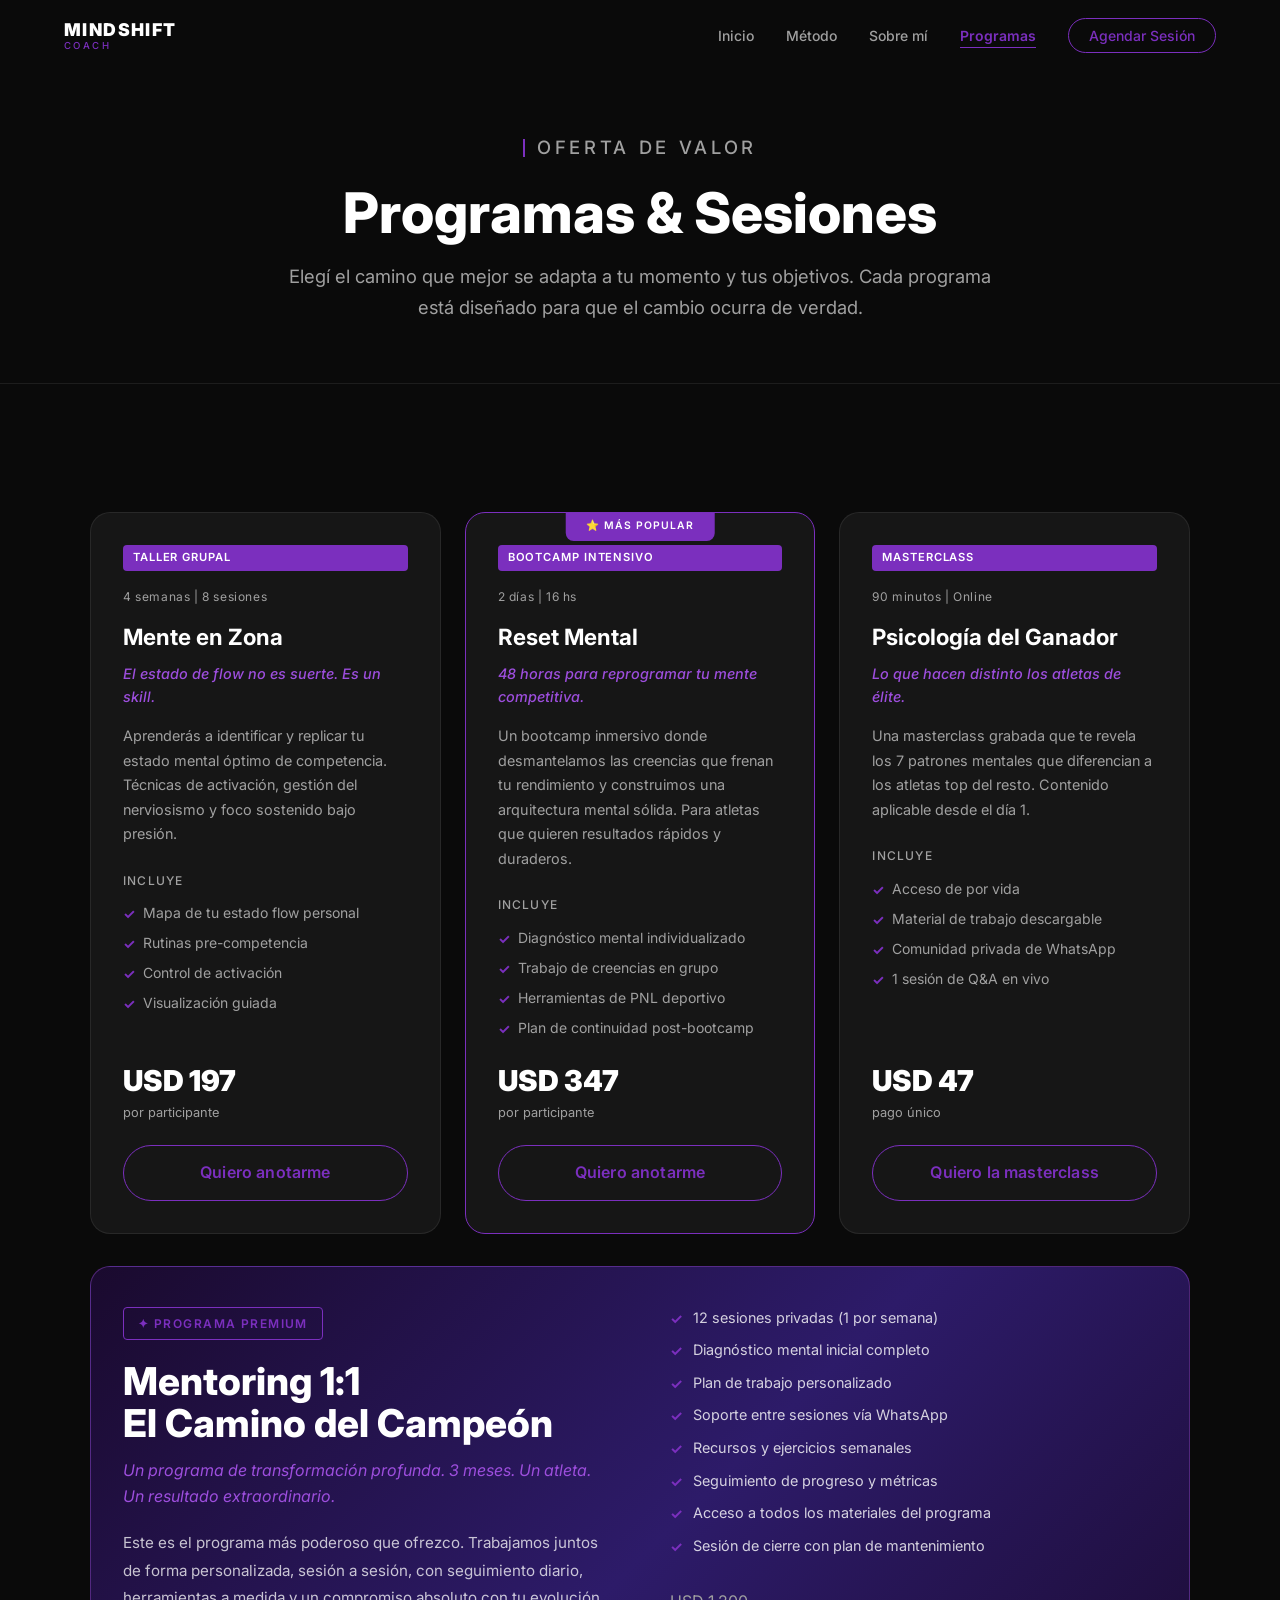
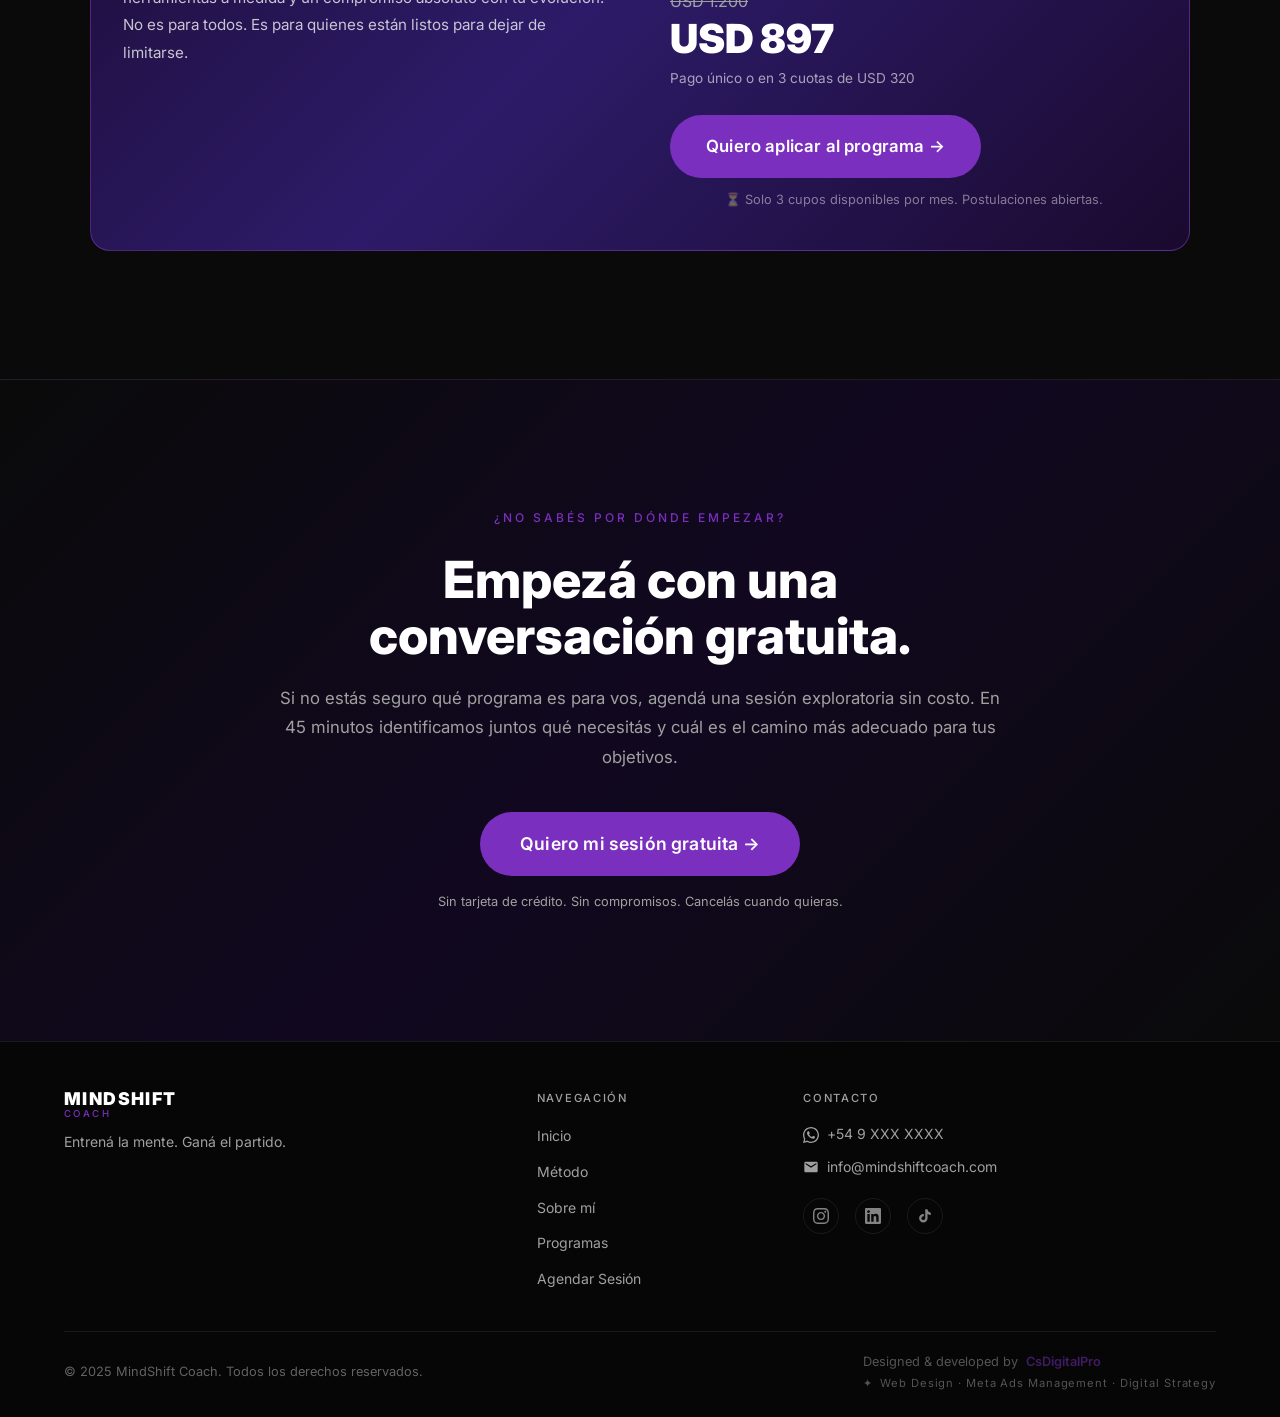
<file: programas.html>
<!DOCTYPE html>
<html lang="es-AR">
<head>
  <meta charset="UTF-8">
  <meta name="viewport" content="width=device-width, initial-scale=1.0">

  <!-- SEO -->
  <title>Programas & Sesiones | MindShift Coach</title>
  <meta name="description" content="Talleres grupales, bootcamps intensivos, masterclasses y mentoring 1:1 de coaching deportivo mental. Elegí el programa que mejor se adapta a tus objetivos.">
  <meta name="keywords" content="programas coaching mental deportivo, taller mente en zona, bootcamp reset mental, mentoring atletismo, psicología deportiva">
  <meta name="author" content="MindShift Coach">
  <meta name="robots" content="index, follow">

  <!-- Open Graph -->
  <meta property="og:type" content="website">
  <meta property="og:url" content="https://csdigitalpro.com/demos/mindshiftcoach/programas.html">
  <meta property="og:title" content="Programas & Sesiones | MindShift Coach">
  <meta property="og:description" content="Talleres, bootcamps y mentoring 1:1 de coaching deportivo mental.">
  <meta property="og:image" content="https://csdigitalpro.com/demos/mindshiftcoach/assets/images/og-image.jpg">
  <meta property="og:locale" content="es_AR">

  <!-- Twitter Card -->
  <meta name="twitter:card" content="summary_large_image">
  <meta name="twitter:title" content="Programas & Sesiones | MindShift Coach">
  <meta name="twitter:description" content="Talleres, bootcamps y mentoring 1:1 de coaching deportivo mental.">

  <!-- Google Fonts — Inter -->
  <link rel="preconnect" href="https://fonts.googleapis.com">
  <link rel="preconnect" href="https://fonts.gstatic.com" crossorigin>
  <link href="https://fonts.googleapis.com/css2?family=Inter:wght@300;400;500;600;700;800;900&display=swap" rel="stylesheet">

  <!-- CSS — mismo orden que index.html -->
  <link rel="stylesheet" href="assets/css/reset.css">
  <link rel="stylesheet" href="assets/css/variables.css">
  <link rel="stylesheet" href="assets/css/animations.css">
  <link rel="stylesheet" href="assets/css/main.css">
</head>

<body>

  <!-- ============================
       NAVBAR (idéntica a index.html)
       ============================ -->
  <nav class="navbar" aria-label="Navegación principal">
    <!-- Logo -->
    <a href="index.html" class="nav-logo" aria-label="MindShift Coach — Inicio">
      <span class="nav-logo-main">MINDSHIFT</span>
      <span class="nav-logo-sub">coach</span>
    </a>

    <!-- Links desktop -->
    <ul class="nav-links" role="list">
      <li><a href="index.html#inicio">Inicio</a></li>
      <li><a href="index.html#metodo">Método</a></li>
      <li><a href="index.html#sobre-mi">Sobre mí</a></li>
      <li><a href="programas.html" class="active" aria-current="page">Programas</a></li>
      <li>
        <!-- PLACEHOLDER: reemplazar href por link de Calendly o WhatsApp -->
        <a href="index.html#agendar" class="nav-cta">Agendar Sesión</a>
      </li>
    </ul>

    <!-- Hamburger (visible solo mobile) -->
    <button
      class="nav-hamburger"
      aria-label="Abrir menú"
      aria-expanded="false"
      aria-controls="mobile-menu"
    >
      <span></span>
      <span></span>
      <span></span>
    </button>
  </nav>

  <!-- Overlay del menú mobile -->
  <div class="nav-overlay" aria-hidden="true"></div>

  <!-- Menú mobile -->
  <nav id="mobile-menu" class="nav-mobile-menu" aria-label="Menú mobile">
    <a href="index.html#inicio">Inicio</a>
    <a href="index.html#metodo">Método</a>
    <a href="index.html#sobre-mi">Sobre mí</a>
    <a href="programas.html">Programas</a>
    <!-- PLACEHOLDER: reemplazar href por link de Calendly o WhatsApp -->
    <a href="index.html#agendar" class="nav-cta-mobile">Agendar Sesión</a>
  </nav>


  <main>

    <!-- ============================
         HEADER DE PÁGINA
         ============================ -->
    <header class="page-header" aria-label="Encabezado de página">
      <div class="page-header-inner">
        <p class="section-label hero-label" style="justify-content: center;">OFERTA DE VALOR</p>
        <h1 class="hero-title" style="font-size: var(--font-size-h1);">
          Programas &amp; Sesiones
        </h1>
        <p>
          Elegí el camino que mejor se adapta a tu momento y tus objetivos. Cada programa está diseñado para que el cambio ocurra de verdad.
        </p>
      </div>
    </header>


    <!-- ============================
         GRILLA DE PROGRAMAS
         ============================ -->
    <section class="programs" aria-label="Listado de programas">
      <div class="programs-inner">

        <!-- Grid de 3 cards -->
        <div class="programs-grid" role="list">

          <!-- ===== CARD 1: TALLER "MENTE EN ZONA" ===== -->
          <article class="program-card animate-on-scroll" role="listitem">
            <span class="program-badge">Taller Grupal</span>
            <p class="program-duration">4 semanas | 8 sesiones</p>
            <h2 class="program-title">Mente en Zona</h2>
            <p class="program-subtitle">El estado de flow no es suerte. Es un skill.</p>
            <p class="program-desc">
              Aprenderás a identificar y replicar tu estado mental óptimo de competencia. Técnicas de activación, gestión del nerviosismo y foco sostenido bajo presión.
            </p>

            <div class="program-includes">
              <h3 style="font-size: var(--font-size-xs); font-weight: var(--font-weight-medium); letter-spacing: 0.1em; text-transform: uppercase; color: var(--color-text-secondary); margin-bottom: 12px;">Incluye</h3>
              <ul>
                <li>Mapa de tu estado flow personal</li>
                <li>Rutinas pre-competencia</li>
                <li>Control de activación</li>
                <li>Visualización guiada</li>
              </ul>
            </div>

            <div class="program-price">
              <span class="program-price-amount">USD 197</span>
              <span class="program-price-note">por participante</span>
            </div>

            <!-- PLACEHOLDER: reemplazar href por link de pago o formulario de inscripción -->
            <a href="#" class="btn btn-outline program-cta" aria-label="Inscribirse en el taller Mente en Zona">
              Quiero anotarme
            </a>
          </article>


          <!-- ===== CARD 2: BOOTCAMP "RESET MENTAL" (DESTACADA) ===== -->
          <article class="program-card is-popular animate-on-scroll stagger-2" role="listitem">
            <span class="program-badge">Bootcamp Intensivo</span>
            <p class="program-duration">2 días | 16 hs</p>
            <h2 class="program-title">Reset Mental</h2>
            <p class="program-subtitle">48 horas para reprogramar tu mente competitiva.</p>
            <p class="program-desc">
              Un bootcamp inmersivo donde desmantelamos las creencias que frenan tu rendimiento y construimos una arquitectura mental sólida. Para atletas que quieren resultados rápidos y duraderos.
            </p>

            <div class="program-includes">
              <h3 style="font-size: var(--font-size-xs); font-weight: var(--font-weight-medium); letter-spacing: 0.1em; text-transform: uppercase; color: var(--color-text-secondary); margin-bottom: 12px;">Incluye</h3>
              <ul>
                <li>Diagnóstico mental individualizado</li>
                <li>Trabajo de creencias en grupo</li>
                <li>Herramientas de PNL deportivo</li>
                <li>Plan de continuidad post-bootcamp</li>
              </ul>
            </div>

            <div class="program-price">
              <span class="program-price-amount">USD 347</span>
              <span class="program-price-note">por participante</span>
            </div>

            <!-- PLACEHOLDER: reemplazar href por link de pago o formulario de inscripción -->
            <a href="#" class="btn btn-outline program-cta" aria-label="Inscribirse en el bootcamp Reset Mental">
              Quiero anotarme
            </a>
          </article>


          <!-- ===== CARD 3: MASTERCLASS "PSICOLOGÍA DEL GANADOR" ===== -->
          <article class="program-card animate-on-scroll stagger-3" role="listitem">
            <span class="program-badge">Masterclass</span>
            <p class="program-duration">90 minutos | Online</p>
            <h2 class="program-title">Psicología del Ganador</h2>
            <p class="program-subtitle">Lo que hacen distinto los atletas de élite.</p>
            <p class="program-desc">
              Una masterclass grabada que te revela los 7 patrones mentales que diferencian a los atletas top del resto. Contenido aplicable desde el día 1.
            </p>

            <div class="program-includes">
              <h3 style="font-size: var(--font-size-xs); font-weight: var(--font-weight-medium); letter-spacing: 0.1em; text-transform: uppercase; color: var(--color-text-secondary); margin-bottom: 12px;">Incluye</h3>
              <ul>
                <li>Acceso de por vida</li>
                <li>Material de trabajo descargable</li>
                <li>Comunidad privada de WhatsApp</li>
                <li>1 sesión de Q&A en vivo</li>
              </ul>
            </div>

            <div class="program-price">
              <span class="program-price-amount">USD 47</span>
              <span class="program-price-note">pago único</span>
            </div>

            <!-- PLACEHOLDER: reemplazar href por link de pago (Gumroad, MercadoPago, Stripe) -->
            <a href="#" class="btn btn-outline program-cta" aria-label="Acceder a la masterclass Psicología del Ganador">
              Quiero la masterclass
            </a>
          </article>

        </div>
        <!-- Fin grid de 3 cards -->


        <!-- ===== CARD GRANDE — MENTORING 1:1 (3 MESES) ===== -->
        <article class="mentoring-card animate-on-scroll" aria-label="Programa Mentoring 1:1 — El Camino del Campeón">
          <div class="mentoring-inner">

            <!-- Columna izquierda: texto descriptivo -->
            <div class="mentoring-col-left">
              <span class="mentoring-badge">✦ PROGRAMA PREMIUM</span>

              <h2 class="mentoring-title">
                Mentoring 1:1<br>El Camino del Campeón
              </h2>

              <p class="mentoring-subtitle">
                Un programa de transformación profunda. 3 meses. Un atleta. Un resultado extraordinario.
              </p>

              <p class="mentoring-desc">
                Este es el programa más poderoso que ofrezco. Trabajamos juntos de forma personalizada, sesión a sesión, con seguimiento diario, herramientas a medida y un compromiso absoluto con tu evolución. No es para todos. Es para quienes están listos para dejar de limitarse.
              </p>
            </div>

            <!-- Columna derecha: beneficios, precio y CTA -->
            <div class="mentoring-col-right">

              <ul class="mentoring-benefits" role="list" aria-label="Qué incluye el programa Mentoring 1:1">
                <li>12 sesiones privadas (1 por semana)</li>
                <li>Diagnóstico mental inicial completo</li>
                <li>Plan de trabajo personalizado</li>
                <li>Soporte entre sesiones vía WhatsApp</li>
                <li>Recursos y ejercicios semanales</li>
                <li>Seguimiento de progreso y métricas</li>
                <li>Acceso a todos los materiales del programa</li>
                <li>Sesión de cierre con plan de mantenimiento</li>
              </ul>

              <div class="mentoring-price">
                <span class="mentoring-price-old">USD 1.200</span>
                <span class="mentoring-price-main">USD 897</span>
                <span class="mentoring-price-installments">Pago único o en 3 cuotas de USD 320</span>
              </div>

              <!-- PLACEHOLDER: reemplazar href por formulario de postulación, Calendly o link de pago -->
              <a
                href="#"
                class="btn btn-primary mentoring-cta"
                aria-label="Aplicar al programa de Mentoring 1:1 El Camino del Campeón"
              >
                Quiero aplicar al programa →
              </a>

              <p class="mentoring-availability">
                ⏳ Solo 3 cupos disponibles por mes. Postulaciones abiertas.
              </p>

            </div>
          </div>
        </article>
        <!-- Fin card mentoring -->

      </div>
    </section>


    <!-- ============================
         CTA — SESIÓN GRATUITA
         ============================ -->
    <section class="cta-section" aria-label="Primera sesión gratuita">
      <div class="cta-inner">

        <span class="cta-label animate-on-scroll">¿NO SABÉS POR DÓNDE EMPEZAR?</span>

        <h2 class="cta-heading animate-on-scroll stagger-1">
          Empezá con una conversación gratuita.
        </h2>

        <p class="cta-description animate-on-scroll stagger-2">
          Si no estás seguro qué programa es para vos, agendá una sesión exploratoria sin costo. En 45 minutos identificamos juntos qué necesitás y cuál es el camino más adecuado para tus objetivos.
        </p>

        <div class="cta-btn-wrap animate-on-scroll stagger-3">
          <!-- PLACEHOLDER: reemplazar href por link de Calendly o wa.me/549XXXXXXXXXX -->
          <a href="index.html#agendar" class="btn btn-primary btn-cta-main" aria-label="Agendar sesión exploratoria gratuita">
            Quiero mi sesión gratuita →
          </a>
        </div>

        <p class="cta-disclaimer animate-on-scroll stagger-4">
          Sin tarjeta de crédito. Sin compromisos. Cancelás cuando quieras.
        </p>

      </div>
    </section>

  </main>


  <!-- ============================
       FOOTER (idéntico a index.html)
       ============================ -->
  <footer class="footer" role="contentinfo">
    <div class="footer-inner">

      <div class="footer-top">

        <!-- Columna 1: Logo + tagline -->
        <div class="footer-col-logo">
          <a href="index.html" class="nav-logo" aria-label="MindShift Coach — Inicio">
            <span class="nav-logo-main">MINDSHIFT</span>
            <span class="nav-logo-sub">coach</span>
          </a>
          <p class="footer-tagline">Entrená la mente. Ganá el partido.</p>
        </div>

        <!-- Columna 2: Navegación -->
        <nav class="footer-col-nav" aria-label="Navegación del footer">
          <span class="footer-col-title">NAVEGACIÓN</span>
          <ul class="footer-links" role="list">
            <li><a href="index.html#inicio">Inicio</a></li>
            <li><a href="index.html#metodo">Método</a></li>
            <li><a href="index.html#sobre-mi">Sobre mí</a></li>
            <li><a href="programas.html" aria-current="page">Programas</a></li>
            <li><a href="index.html#agendar">Agendar Sesión</a></li>
          </ul>
        </nav>

        <!-- Columna 3: Contacto y redes -->
        <div class="footer-col-contact">
          <span class="footer-col-title">CONTACTO</span>

          <div class="footer-contact">
            <!-- PLACEHOLDER: reemplazar por número real de WhatsApp -->
            <a
              href="https://wa.me/549XXXXXXXXXX"
              class="footer-contact-item"
              aria-label="Contactar por WhatsApp"
              target="_blank"
              rel="noopener noreferrer"
            >
              <svg width="16" height="16" viewBox="0 0 24 24" fill="currentColor" aria-hidden="true">
                <path d="M17.472 14.382c-.297-.149-1.758-.867-2.03-.967-.273-.099-.471-.148-.67.15-.197.297-.767.966-.94 1.164-.173.199-.347.223-.644.075-.297-.15-1.255-.463-2.39-1.475-.883-.788-1.48-1.761-1.653-2.059-.173-.297-.018-.458.13-.606.134-.133.298-.347.446-.52.149-.174.198-.298.298-.497.099-.198.05-.371-.025-.52-.075-.149-.669-1.612-.916-2.207-.242-.579-.487-.5-.669-.51-.173-.008-.371-.01-.57-.01-.198 0-.52.074-.792.372-.272.297-1.04 1.016-1.04 2.479 0 1.462 1.065 2.875 1.213 3.074.149.198 2.096 3.2 5.077 4.487.709.306 1.262.489 1.694.625.712.227 1.36.195 1.871.118.571-.085 1.758-.719 2.006-1.413.248-.694.248-1.289.173-1.413-.074-.124-.272-.198-.57-.347z"/>
                <path d="M12 0C5.373 0 0 5.373 0 12c0 2.126.553 4.122 1.522 5.855L.057 23.886l6.218-1.44A11.944 11.944 0 0012 24c6.627 0 12-5.373 12-12S18.627 0 12 0zm0 22c-1.902 0-3.674-.528-5.182-1.443l-.372-.22-3.861.894.925-3.751-.243-.385A9.937 9.937 0 012 12C2 6.477 6.477 2 12 2s10 4.477 10 10-4.477 10-10 10z"/>
              </svg>
              +54 9 XXX XXXX
            </a>

            <!-- PLACEHOLDER: reemplazar por email real del cliente -->
            <a
              href="mailto:info@mindshiftcoach.com"
              class="footer-contact-item"
              aria-label="Enviar email a MindShift Coach"
            >
              <svg width="16" height="16" viewBox="0 0 24 24" fill="currentColor" aria-hidden="true">
                <path d="M20 4H4c-1.1 0-2 .9-2 2v12c0 1.1.9 2 2 2h16c1.1 0 2-.9 2-2V6c0-1.1-.9-2-2-2zm0 4l-8 5-8-5V6l8 5 8-5v2z"/>
              </svg>
              info@mindshiftcoach.com
            </a>
          </div>

          <!-- Redes sociales -->
          <!-- PLACEHOLDER: reemplazar href por links reales de redes del cliente -->
          <div class="footer-social" aria-label="Redes sociales">

            <!-- Instagram -->
            <a
              href="https://instagram.com/mindshiftcoach"
              target="_blank"
              rel="noopener noreferrer"
              aria-label="Instagram de MindShift Coach"
            >
              <svg viewBox="0 0 24 24" xmlns="http://www.w3.org/2000/svg" aria-hidden="true">
                <path d="M12 2.163c3.204 0 3.584.012 4.85.07 3.252.148 4.771 1.691 4.919 4.919.058 1.265.069 1.645.069 4.849 0 3.205-.012 3.584-.069 4.849-.149 3.225-1.664 4.771-4.919 4.919-1.266.058-1.644.07-4.85.07-3.204 0-3.584-.012-4.849-.07-3.26-.149-4.771-1.699-4.919-4.92-.058-1.265-.07-1.644-.07-4.849 0-3.204.013-3.583.07-4.849.149-3.227 1.664-4.771 4.919-4.919 1.266-.057 1.645-.069 4.849-.069zm0-2.163c-3.259 0-3.667.014-4.947.072-4.358.2-6.78 2.618-6.98 6.98-.059 1.281-.073 1.689-.073 4.948 0 3.259.014 3.668.072 4.948.2 4.358 2.618 6.78 6.98 6.98 1.281.058 1.689.072 4.948.072 3.259 0 3.668-.014 4.948-.072 4.354-.2 6.782-2.618 6.979-6.98.059-1.28.073-1.689.073-4.948 0-3.259-.014-3.667-.072-4.947-.196-4.354-2.617-6.78-6.979-6.98-1.281-.059-1.69-.073-4.949-.073zm0 5.838c-3.403 0-6.162 2.759-6.162 6.162s2.759 6.163 6.162 6.163 6.162-2.759 6.162-6.163c0-3.403-2.759-6.162-6.162-6.162zm0 10.162c-2.209 0-4-1.79-4-4 0-2.209 1.791-4 4-4s4 1.791 4 4c0 2.21-1.791 4-4 4zm6.406-11.845c-.796 0-1.441.645-1.441 1.44s.645 1.44 1.441 1.44c.795 0 1.439-.645 1.439-1.44s-.644-1.44-1.439-1.44z"/>
              </svg>
            </a>

            <!-- LinkedIn -->
            <a
              href="https://linkedin.com/in/mindshiftcoach"
              target="_blank"
              rel="noopener noreferrer"
              aria-label="LinkedIn de MindShift Coach"
            >
              <svg viewBox="0 0 24 24" xmlns="http://www.w3.org/2000/svg" aria-hidden="true">
                <path d="M20.447 20.452h-3.554v-5.569c0-1.328-.027-3.037-1.852-3.037-1.853 0-2.136 1.445-2.136 2.939v5.667H9.351V9h3.414v1.561h.046c.477-.9 1.637-1.85 3.37-1.85 3.601 0 4.267 2.37 4.267 5.455v6.286zM5.337 7.433c-1.144 0-2.063-.926-2.063-2.065 0-1.138.92-2.063 2.063-2.063 1.14 0 2.064.925 2.064 2.063 0 1.139-.925 2.065-2.064 2.065zm1.782 13.019H3.555V9h3.564v11.452zM22.225 0H1.771C.792 0 0 .774 0 1.729v20.542C0 23.227.792 24 1.771 24h20.451C23.2 24 24 23.227 24 22.271V1.729C24 .774 23.2 0 22.222 0h.003z"/>
              </svg>
            </a>

            <!-- TikTok -->
            <a
              href="https://tiktok.com/@mindshiftcoach"
              target="_blank"
              rel="noopener noreferrer"
              aria-label="TikTok de MindShift Coach"
            >
              <svg viewBox="0 0 24 24" xmlns="http://www.w3.org/2000/svg" aria-hidden="true">
                <path d="M19.59 6.69a4.83 4.83 0 01-3.77-4.25V2h-3.45v13.67a2.89 2.89 0 01-2.88 2.5 2.89 2.89 0 01-2.89-2.89 2.89 2.89 0 012.89-2.89c.28 0 .54.04.79.1V9.01a6.33 6.33 0 00-.79-.05 6.34 6.34 0 00-6.34 6.34 6.34 6.34 0 006.34 6.34 6.34 6.34 0 006.33-6.34V8.88a8.28 8.28 0 004.84 1.54V7a4.85 4.85 0 01-1.07-.31z"/>
              </svg>
            </a>

          </div>
        </div>

      </div>

      <!-- Línea inferior -->
      <div class="footer-bottom">

        <p class="footer-copyright">
          © 2025 MindShift Coach. Todos los derechos reservados.
        </p>

        <!-- Firma CsDigitalPro -->
        <div class="footer-credit">
          <p class="footer-credit-text">
            Designed &amp; developed by&nbsp;
            <a
              href="https://csdigitalpro.com"
              class="footer-credit-link"
              target="_blank"
              rel="noopener noreferrer"
              aria-label="CsDigitalPro — Web Design y Digital Marketing"
            >CsDigitalPro</a>
          </p>
          <span class="footer-credit-services">✦&nbsp;&nbsp;Web Design · Meta Ads Management · Digital Strategy</span>
        </div>

      </div>
    </div>
  </footer>


  <!-- JavaScript -->
  <script src="assets/js/animations.js"></script>
  <script src="assets/js/main.js"></script>

</body>
</html>
</file>
<file: assets/css/variables.css>
/* =============================================
   VARIABLES.CSS — MindShift Coach
   Custom Properties / Design Tokens
   ============================================= */

:root {
  /* ===== COLORES ===== */
  --color-bg: #0A0A0A;
  --color-bg-secondary: #111111;
  --color-bg-card: #161616;
  --color-text-primary: #FFFFFF;
  --color-text-secondary: #A0A0A0;
  --color-accent: #7B2FBE;
  --color-accent-light: #9D4EDD;
  --color-accent-glow: rgba(123, 47, 190, 0.15);
  --color-border: rgba(255, 255, 255, 0.08);
  --color-border-hover: rgba(123, 47, 190, 0.5);

  /* ===== TIPOGRAFÍA — FAMILIAS ===== */
  --font-heading: 'Inter', -apple-system, BlinkMacSystemFont, 'Segoe UI', sans-serif;
  --font-body: 'Inter', -apple-system, BlinkMacSystemFont, 'Segoe UI', sans-serif;

  /* ===== TIPOGRAFÍA — TAMAÑOS (fluid con clamp) ===== */
  --font-size-hero: clamp(2.8rem, 7vw, 6rem);
  --font-size-h1: clamp(2rem, 5vw, 3.5rem);
  --font-size-h2: clamp(1.5rem, 3.5vw, 2.5rem);
  --font-size-h3: clamp(1.1rem, 2vw, 1.4rem);
  --font-size-body: 1rem;
  --font-size-small: 0.875rem;
  --font-size-xs: 0.75rem;

  /* ===== TIPOGRAFÍA — PESOS ===== */
  --font-weight-light: 300;
  --font-weight-regular: 400;
  --font-weight-medium: 500;
  --font-weight-semibold: 600;
  --font-weight-bold: 700;
  --font-weight-extrabold: 800;
  --font-weight-black: 900;

  /* ===== ESPACIADOS ===== */
  --spacing-section: clamp(80px, 10vw, 140px);
  --spacing-container: clamp(20px, 5vw, 80px);
  --spacing-xs: 8px;
  --spacing-sm: 16px;
  --spacing-md: 24px;
  --spacing-lg: 40px;
  --spacing-xl: 64px;

  /* ===== BORDES ===== */
  --border-radius: 12px;
  --border-radius-lg: 20px;
  --border-radius-full: 9999px;

  /* ===== TRANSICIONES ===== */
  --transition: all 0.3s cubic-bezier(0.4, 0, 0.2, 1);
  --transition-fast: all 0.15s cubic-bezier(0.4, 0, 0.2, 1);
  --transition-slow: all 0.5s cubic-bezier(0.4, 0, 0.2, 1);

  /* ===== SOMBRAS ===== */
  --shadow-purple: 0 0 40px rgba(123, 47, 190, 0.2);
  --shadow-purple-strong: 0 0 60px rgba(123, 47, 190, 0.35);
  --shadow-card: 0 4px 24px rgba(0, 0, 0, 0.3);

  /* ===== LAYOUT ===== */
  --max-width: 1280px;
  --nav-height: 72px;
  --container-padding: clamp(20px, 5vw, 80px);

  /* ===== Z-INDEX ===== */
  --z-nav: 1000;
  --z-overlay: 900;
  --z-modal: 1100;
}
</file>
<file: assets/css/animations.css>
/* =============================================
   ANIMATIONS.CSS — MindShift Coach
   Keyframes y clases de animación reutilizables
   ============================================= */

/* ===== KEYFRAMES ===== */

@keyframes fadeInUp {
  from {
    opacity: 0;
    transform: translateY(30px);
  }
  to {
    opacity: 1;
    transform: translateY(0);
  }
}

@keyframes fadeIn {
  from { opacity: 0; }
  to   { opacity: 1; }
}

@keyframes fadeInScale {
  from {
    opacity: 0;
    transform: scale(0.95);
  }
  to {
    opacity: 1;
    transform: scale(1);
  }
}

@keyframes slideInLeft {
  from {
    opacity: 0;
    transform: translateX(-40px);
  }
  to {
    opacity: 1;
    transform: translateX(0);
  }
}

@keyframes slideInRight {
  from {
    opacity: 0;
    transform: translateX(40px);
  }
  to {
    opacity: 1;
    transform: translateX(0);
  }
}

@keyframes pulse {
  0%, 100% {
    transform: scale(1);
    box-shadow: 0 0 0 rgba(123, 47, 190, 0);
  }
  50% {
    transform: scale(1.03);
    box-shadow: 0 0 30px rgba(123, 47, 190, 0.4);
  }
}

@keyframes blink {
  0%, 50%  { opacity: 1; }
  51%, 100% { opacity: 0; }
}

@keyframes shimmer {
  0%   { background-position: -200% center; }
  100% { background-position: 200% center; }
}

@keyframes rotateIn {
  from {
    opacity: 0;
    transform: rotate(-5deg) scale(0.95);
  }
  to {
    opacity: 1;
    transform: rotate(0deg) scale(1);
  }
}

@keyframes borderGlow {
  0%, 100% { border-color: rgba(123, 47, 190, 0.3); }
  50%       { border-color: rgba(123, 47, 190, 0.8); }
}

@keyframes floatY {
  0%, 100% { transform: translateY(0px); }
  50%       { transform: translateY(-8px); }
}

/* ===== CLASES DE ANIMACIÓN — HERO (entrada de página) ===== */

.hero-label {
  opacity: 0;
  animation: fadeInUp 0.7s cubic-bezier(0.4, 0, 0.2, 1) 0.2s forwards;
}

.hero-title {
  opacity: 0;
  animation: fadeInUp 0.7s cubic-bezier(0.4, 0, 0.2, 1) 0.4s forwards;
}

.hero-subtitle {
  opacity: 0;
  animation: fadeInUp 0.7s cubic-bezier(0.4, 0, 0.2, 1) 0.6s forwards;
}

.hero-ctas {
  opacity: 0;
  animation: fadeInUp 0.7s cubic-bezier(0.4, 0, 0.2, 1) 0.8s forwards;
}

.hero-image {
  opacity: 0;
  animation: fadeInScale 0.9s cubic-bezier(0.4, 0, 0.2, 1) 0.3s forwards;
}

/* ===== CLASES BASE PARA INTERSECTION OBSERVER ===== */

.animate-on-scroll {
  opacity: 0;
  transform: translateY(30px);
  transition: opacity 0.7s ease, transform 0.7s ease;
}

.animate-on-scroll.is-visible {
  opacity: 1;
  transform: translateY(0);
}

/* Variante: deslizar desde la izquierda */
.animate-slide-left {
  opacity: 0;
  transform: translateX(-40px);
  transition: opacity 0.7s ease, transform 0.7s ease;
}

.animate-slide-left.is-visible {
  opacity: 1;
  transform: translateX(0);
}

/* Variante: deslizar desde la derecha */
.animate-slide-right {
  opacity: 0;
  transform: translateX(40px);
  transition: opacity 0.7s ease, transform 0.7s ease;
}

.animate-slide-right.is-visible {
  opacity: 1;
  transform: translateX(0);
}

/* Variante: solo fadeIn (sin movimiento) */
.animate-fade {
  opacity: 0;
  transition: opacity 0.9s ease;
}

.animate-fade.is-visible {
  opacity: 1;
}

/* ===== STAGGER DELAYS ===== */

.stagger-1 { transition-delay: 0.1s; }
.stagger-2 { transition-delay: 0.2s; }
.stagger-3 { transition-delay: 0.3s; }
.stagger-4 { transition-delay: 0.4s; }
.stagger-5 { transition-delay: 0.5s; }
.stagger-6 { transition-delay: 0.6s; }

/* ===== PULSE — CTA BUTTON ===== */

.pulse-animation {
  animation: pulse 3s ease-in-out infinite;
}

/* ===== CURSOR PARPADEANTE TYPEWRITER ===== */

.cursor {
  display: inline-block;
  width: 3px;
  height: 1em;
  background-color: var(--color-accent-light);
  margin-left: 3px;
  vertical-align: text-bottom;
  animation: blink 1s step-end infinite;
}

/* ===== HOVER LIFT — Cards ===== */

.hover-lift {
  transition: var(--transition);
}

.hover-lift:hover {
  transform: translateY(-4px);
}

/* ===== GLOW BORDER — animado ===== */

.glow-border {
  animation: borderGlow 2s ease-in-out infinite;
}
</file>
<file: assets/css/main.css>
/* =============================================
   MAIN.CSS — MindShift Coach
   Estilos principales — Mobile First
   Orden: Base → Layout → Navbar → Hero → Secciones → Footer → Responsive
   ============================================= */


/* ===== BASE ===== */

body {
  font-family: var(--font-body);
  font-size: var(--font-size-body);
  font-weight: var(--font-weight-regular);
  line-height: 1.6;
  color: var(--color-text-primary);
  background-color: var(--color-bg);
}

/* Contenedor principal */
.container {
  width: 100%;
  max-width: var(--max-width);
  margin: 0 auto;
  padding: 0 var(--container-padding);
}

/* Label de sección (etiqueta superior pequeña) */
.section-label {
  display: inline-flex;
  align-items: center;
  gap: 12px;
  font-size: var(--font-size-xs);
  font-weight: var(--font-weight-medium);
  letter-spacing: 0.2em;
  text-transform: uppercase;
  color: var(--color-accent);
  margin-bottom: 20px;
}

.section-label::before {
  content: '';
  display: block;
  width: 2px;
  height: 18px;
  background-color: var(--color-accent);
  flex-shrink: 0;
}

/* Heading de sección */
.section-heading {
  font-family: var(--font-heading);
  font-size: var(--font-size-h2);
  font-weight: var(--font-weight-extrabold);
  color: var(--color-text-primary);
  line-height: 1.15;
  margin-bottom: 12px;
}

.section-subheading {
  font-size: clamp(1rem, 1.5vw, 1.15rem);
  color: var(--color-text-secondary);
  line-height: 1.7;
  margin-bottom: 48px;
  max-width: 640px;
}

/* Botones */
.btn {
  display: inline-flex;
  align-items: center;
  justify-content: center;
  gap: 8px;
  padding: 14px 32px;
  border-radius: var(--border-radius-full);
  font-size: 1rem;
  font-weight: var(--font-weight-semibold);
  letter-spacing: 0.01em;
  cursor: pointer;
  transition: var(--transition);
  text-decoration: none;
  white-space: nowrap;
}

.btn-primary {
  background-color: var(--color-accent);
  color: #fff;
  border: none;
}

.btn-primary:hover {
  background-color: var(--color-accent-light);
  transform: translateY(-2px);
  box-shadow: var(--shadow-purple);
}

.btn-outline {
  background-color: transparent;
  color: var(--color-accent);
  border: 1px solid var(--color-accent);
}

.btn-outline:hover {
  background-color: var(--color-accent);
  color: #fff;
  transform: translateY(-2px);
}

.btn-ghost {
  background-color: transparent;
  color: var(--color-text-secondary);
  border: none;
  padding-left: 0;
  padding-right: 0;
}

.btn-ghost:hover {
  color: var(--color-text-primary);
}


/* ===== NAVBAR ===== */

.navbar {
  position: fixed;
  top: 0;
  left: 0;
  width: 100%;
  z-index: var(--z-nav);
  padding: 0 var(--container-padding);
  height: var(--nav-height);
  display: flex;
  align-items: center;
  justify-content: space-between;
  transition: background-color 0.4s ease, backdrop-filter 0.4s ease, box-shadow 0.4s ease;
}

.navbar.scrolled {
  background-color: rgba(10, 10, 10, 0.95);
  backdrop-filter: blur(20px);
  -webkit-backdrop-filter: blur(20px);
  box-shadow: 0 1px 0 var(--color-border);
}

/* Logo */
.nav-logo {
  display: flex;
  flex-direction: column;
  line-height: 1;
  gap: 2px;
  text-decoration: none;
}

.nav-logo-main {
  font-size: 1.1rem;
  font-weight: var(--font-weight-black);
  letter-spacing: 0.08em;
  color: var(--color-text-primary);
  text-transform: uppercase;
}

.nav-logo-sub {
  font-size: 0.6rem;
  font-weight: var(--font-weight-medium);
  letter-spacing: 0.25em;
  color: var(--color-accent);
  text-transform: uppercase;
}

/* Nav links desktop */
.nav-links {
  display: none;
  align-items: center;
  gap: 32px;
  list-style: none;
}

.nav-links a {
  font-size: var(--font-size-small);
  font-weight: var(--font-weight-medium);
  color: var(--color-text-secondary);
  text-decoration: none;
  transition: var(--transition);
  position: relative;
}

.nav-links a::after {
  content: '';
  position: absolute;
  bottom: -4px;
  left: 0;
  width: 0;
  height: 1px;
  background-color: var(--color-accent);
  transition: width 0.3s ease;
}

.nav-links a:hover,
.nav-links a.active {
  color: var(--color-text-primary);
}

.nav-links a:hover::after,
.nav-links a.active::after {
  width: 100%;
}

.nav-links a.active {
  color: var(--color-accent);
  font-weight: var(--font-weight-semibold);
}

/* Botón CTA del nav */
.nav-cta {
  font-size: var(--font-size-small);
  font-weight: var(--font-weight-medium);
  color: var(--color-accent) !important;
  border: 1px solid var(--color-accent) !important;
  border-radius: var(--border-radius-full) !important;
  padding: 8px 20px !important;
  transition: var(--transition) !important;
}

.nav-cta::after {
  display: none !important;
}

.nav-cta:hover {
  background-color: var(--color-accent) !important;
  color: #fff !important;
}

/* Hamburger button */
.nav-hamburger {
  display: flex;
  flex-direction: column;
  justify-content: center;
  gap: 6px;
  width: 40px;
  height: 40px;
  cursor: pointer;
  background: none;
  border: none;
  padding: 4px;
  z-index: calc(var(--z-nav) + 10);
}

.nav-hamburger span {
  display: block;
  width: 24px;
  height: 2px;
  background-color: var(--color-text-primary);
  border-radius: 2px;
  transition: var(--transition);
  transform-origin: center;
}

/* Estado activo del hamburger → X */
.nav-hamburger.active span:nth-child(1) {
  transform: translateY(8px) rotate(45deg);
}

.nav-hamburger.active span:nth-child(2) {
  opacity: 0;
  transform: scaleX(0);
}

.nav-hamburger.active span:nth-child(3) {
  transform: translateY(-8px) rotate(-45deg);
}

/* Menú mobile */
.nav-mobile-menu {
  position: fixed;
  top: 0;
  left: 0;
  width: 100%;
  height: 100vh;
  background-color: var(--color-bg);
  z-index: calc(var(--z-nav) - 1);
  display: flex;
  flex-direction: column;
  align-items: center;
  justify-content: center;
  gap: 32px;
  opacity: 0;
  visibility: hidden;
  transform: translateY(-20px);
  transition: opacity 0.3s ease, visibility 0.3s ease, transform 0.3s ease;
}

.nav-mobile-menu.active {
  opacity: 1;
  visibility: visible;
  transform: translateY(0);
}

.nav-mobile-menu a {
  font-size: 1.5rem;
  font-weight: var(--font-weight-bold);
  color: var(--color-text-secondary);
  text-decoration: none;
  transition: var(--transition);
  letter-spacing: 0.02em;
}

.nav-mobile-menu a:hover {
  color: var(--color-accent-light);
}

.nav-mobile-menu .nav-cta-mobile {
  margin-top: 8px;
  padding: 14px 36px !important;
  border: 1px solid var(--color-accent);
  border-radius: var(--border-radius-full);
  color: var(--color-accent) !important;
  font-size: 1rem !important;
  transition: var(--transition);
}

.nav-mobile-menu .nav-cta-mobile:hover {
  background-color: var(--color-accent);
  color: #fff !important;
}

/* Overlay oscuro del menú mobile */
.nav-overlay {
  display: none;
  position: fixed;
  inset: 0;
  background-color: rgba(0, 0, 0, 0.7);
  z-index: calc(var(--z-nav) - 2);
  backdrop-filter: blur(4px);
}

.nav-overlay.active {
  display: block;
}


/* ===== HERO ===== */

.hero {
  min-height: 100vh;
  background-color: var(--color-bg);
  display: flex;
  align-items: center;
  padding-top: var(--nav-height);
  position: relative;
  overflow: hidden;
}

/* Fondo decorativo sutil */
.hero::before {
  content: '';
  position: absolute;
  top: -200px;
  right: -100px;
  width: 600px;
  height: 600px;
  background: radial-gradient(circle, rgba(123, 47, 190, 0.08) 0%, transparent 70%);
  pointer-events: none;
}

.hero-inner {
  width: 100%;
  max-width: var(--max-width);
  margin: 0 auto;
  padding: 60px var(--container-padding);
  display: flex;
  flex-direction: column-reverse;
  gap: 48px;
  align-items: center;
}

/* Texto hero */
.hero-content {
  flex: 1;
  width: 100%;
}

.hero-label-wrap {
  display: inline-flex;
  align-items: center;
  gap: 12px;
  font-size: var(--font-size-xs);
  font-weight: var(--font-weight-medium);
  letter-spacing: 0.2em;
  text-transform: uppercase;
  color: var(--color-accent);
  margin-bottom: 24px;
  border-left: 2px solid var(--color-accent);
  padding-left: 12px;
}

.hero-title {
  font-family: var(--font-heading);
  font-size: var(--font-size-hero);
  font-weight: var(--font-weight-extrabold);
  line-height: 1.05;
  color: var(--color-text-primary);
  margin-bottom: 24px;
}

.hero-title .typewriter-line {
  display: block;
  color: var(--color-accent-light);
  min-height: 1.1em;
  font-weight: var(--font-weight-black);
}

.hero-description {
  font-size: clamp(1rem, 1.5vw, 1.2rem);
  color: var(--color-text-secondary);
  line-height: 1.75;
  margin-bottom: 40px;
  max-width: 540px;
}

.hero-buttons {
  display: flex;
  flex-direction: column;
  gap: 16px;
  width: 100%;
}

.hero-buttons .btn {
  width: 100%;
  justify-content: center;
}

/* Imagen hero */
.hero-image-wrap {
  width: 100%;
  max-width: 340px;
  position: relative;
  flex-shrink: 0;
}

.hero-img {
  width: 100%;
  height: 55vw;
  max-height: 340px;
  object-fit: cover;
  object-position: top center;
  border-radius: 12px;
  filter: grayscale(100%);
  position: relative;
  z-index: 1;
}

.hero-image-overlay {
  position: absolute;
  inset: 0;
  background: var(--color-accent-glow);
  border-radius: 12px;
  z-index: 2;
  pointer-events: none;
}


/* ===== MANIFIESTO / QUOTE ===== */

.manifesto {
  background-color: var(--color-bg-secondary);
  padding: var(--spacing-section) var(--container-padding);
}

.manifesto-inner {
  max-width: 900px;
  margin: 0 auto;
  text-align: center;
}

.manifesto-quote-mark {
  font-family: Georgia, 'Times New Roman', serif;
  font-size: 8rem;
  line-height: 0;
  color: var(--color-accent);
  opacity: 0.3;
  margin-bottom: -20px;
  display: block;
  margin-top: 20px;
}

.manifesto-text {
  font-size: clamp(1.6rem, 3.5vw, 2.8rem);
  font-weight: var(--font-weight-light);
  color: var(--color-text-primary);
  line-height: 1.4;
  font-style: italic;
  letter-spacing: -0.01em;
}

.manifesto-text .accent {
  color: var(--color-accent-light);
  font-weight: var(--font-weight-semibold);
  font-style: normal;
}

/* Clase para la animación palabra por palabra */
.manifesto-text .word {
  display: inline-block;
  opacity: 0;
  transform: translateY(8px);
  transition: opacity 0.4s ease, transform 0.4s ease;
}

.manifesto-text .word.revealed {
  opacity: 1;
  transform: translateY(0);
}

.manifesto-divider {
  width: 60px;
  height: 1px;
  background-color: var(--color-border);
  margin: 32px auto;
}

.manifesto-author {
  font-size: var(--font-size-small);
  color: var(--color-text-secondary);
  letter-spacing: 0.1em;
  text-transform: uppercase;
  font-weight: var(--font-weight-medium);
}


/* ===== SOBRE EL COACH ===== */

.about {
  background-color: var(--color-bg);
  padding: var(--spacing-section) var(--container-padding);
}

.about-inner {
  max-width: var(--max-width);
  margin: 0 auto;
  display: flex;
  flex-direction: column;
  gap: 56px;
  align-items: center;
}

/* Imagen about */
.about-image-wrap {
  width: 100%;
  max-width: 480px;
  position: relative;
}

.about-image-deco {
  position: absolute;
  top: -20px;
  left: -20px;
  width: calc(100% - 20px);
  height: calc(100% - 20px);
  border: 1px solid var(--color-accent);
  border-radius: var(--border-radius-lg);
  pointer-events: none;
  opacity: 0.5;
}

.about-img {
  width: 100%;
  aspect-ratio: 4 / 5;
  object-fit: cover;
  object-position: top center;
  border-radius: var(--border-radius-lg);
  filter: grayscale(100%);
  position: relative;
  z-index: 1;
}

/* Contenido about */
.about-content {
  width: 100%;
}

.about-bio {
  color: var(--color-text-secondary);
  line-height: 1.8;
  font-size: clamp(0.95rem, 1.5vw, 1.05rem);
  margin-bottom: 40px;
}

/* Stats */
.about-stats {
  display: flex;
  gap: 0;
  margin-top: 40px;
  margin-bottom: 40px;
  border-top: 1px solid var(--color-border);
  padding-top: 32px;
  overflow-x: auto;
}

.stat-item {
  flex: 1;
  min-width: 100px;
  padding: 0 24px;
  text-align: center;
  position: relative;
}

.stat-item:first-child {
  padding-left: 0;
  text-align: left;
}

.stat-item:not(:last-child)::after {
  content: '';
  position: absolute;
  right: 0;
  top: 10%;
  height: 80%;
  width: 1px;
  background-color: var(--color-border);
}

.stat-number {
  display: block;
  font-size: 2.5rem;
  font-weight: var(--font-weight-black);
  color: var(--color-accent);
  line-height: 1;
  margin-bottom: 6px;
  font-variant-numeric: tabular-nums;
}

.stat-label {
  font-size: var(--font-size-xs);
  color: var(--color-text-secondary);
  text-transform: uppercase;
  letter-spacing: 0.1em;
  font-weight: var(--font-weight-medium);
}

/* CTA texto about */
.about-cta-link {
  display: inline-flex;
  align-items: center;
  gap: 8px;
  color: var(--color-accent);
  font-weight: var(--font-weight-medium);
  font-size: 1rem;
  text-decoration: none;
  transition: var(--transition);
  margin-top: 32px;
}

.about-cta-link:hover {
  gap: 14px;
  color: var(--color-accent-light);
}


/* ===== EL MÉTODO ===== */

.method {
  background-color: var(--color-bg-secondary);
  padding: var(--spacing-section) var(--container-padding);
}

.method-inner {
  max-width: var(--max-width);
  margin: 0 auto;
}

.method-header {
  margin-bottom: 56px;
}

.method-grid {
  display: grid;
  grid-template-columns: 1fr;
  gap: 24px;
}

/* Card del método */
.method-card {
  background-color: var(--color-bg-card);
  border: 1px solid var(--color-border);
  border-radius: var(--border-radius-lg);
  padding: 36px;
  transition: var(--transition);
  cursor: default;
}

.method-card:hover {
  border-color: var(--color-border-hover);
  box-shadow: var(--shadow-purple);
  transform: translateY(-4px);
}

.method-card-number {
  font-size: 5rem;
  font-weight: var(--font-weight-black);
  color: var(--color-accent);
  opacity: 0.2;
  line-height: 1;
  margin-bottom: -10px;
  font-variant-numeric: tabular-nums;
}

.method-card-title {
  font-size: 1.3rem;
  font-weight: var(--font-weight-bold);
  color: var(--color-text-primary);
  margin-bottom: 12px;
  margin-top: 16px;
}

.method-card-desc {
  color: var(--color-text-secondary);
  line-height: 1.7;
  font-size: 0.95rem;
}


/* ===== STORYTELLING / VIDEO ===== */

.story {
  background-color: var(--color-bg);
  padding: var(--spacing-section) var(--container-padding);
}

.story-inner {
  max-width: 1000px;
  margin: 0 auto;
}

.story-video-wrap {
  position: relative;
  width: 100%;
  height: 300px;
  border-radius: var(--border-radius-lg);
  overflow: hidden;
}

.story-poster {
  width: 100%;
  height: 100%;
  object-fit: cover;
  filter: brightness(0.6);
}

.story-overlay {
  position: absolute;
  inset: 0;
  background: rgba(0, 0, 0, 0.5);
  display: flex;
  flex-direction: column;
  align-items: center;
  justify-content: center;
  gap: 24px;
  padding: 24px;
  text-align: center;
}

.story-label {
  font-size: var(--font-size-xs);
  font-weight: var(--font-weight-medium);
  letter-spacing: 0.25em;
  text-transform: uppercase;
  color: var(--color-accent);
}

.story-quote {
  font-size: clamp(1.1rem, 2.5vw, 2rem);
  font-weight: var(--font-weight-semibold);
  color: var(--color-text-primary);
  line-height: 1.4;
  max-width: 700px;
}

/* Botón play */
.play-btn {
  width: 72px;
  height: 72px;
  border-radius: 50%;
  border: 2px solid rgba(255, 255, 255, 0.7);
  background: rgba(255, 255, 255, 0.08);
  backdrop-filter: blur(10px);
  -webkit-backdrop-filter: blur(10px);
  display: flex;
  align-items: center;
  justify-content: center;
  cursor: pointer;
  transition: var(--transition);
  flex-shrink: 0;
  order: -1;
}

.play-btn svg {
  width: 28px;
  height: 28px;
  fill: white;
  margin-left: 4px; /* compensar triángulo visualmente centrado */
}

.play-btn:hover {
  transform: scale(1.1);
  background: rgba(123, 47, 190, 0.3);
  border-color: var(--color-accent);
}

.play-btn.clicked {
  background: rgba(123, 47, 190, 0.5);
  border-color: var(--color-accent-light);
  transform: scale(0.95);
}


/* ===== TESTIMONIOS ===== */

.testimonials {
  background-color: var(--color-bg-secondary);
  padding: var(--spacing-section) var(--container-padding);
}

.testimonials-inner {
  max-width: var(--max-width);
  margin: 0 auto;
}

.testimonials-grid {
  display: grid;
  grid-template-columns: 1fr;
  gap: 24px;
}

/* Card de testimonio */
.testimonial-card {
  background-color: var(--color-bg-card);
  border: 1px solid var(--color-border);
  border-radius: var(--border-radius-lg);
  padding: 28px;
  transition: var(--transition);
}

.testimonial-card:hover {
  border-color: var(--color-border-hover);
}

.testimonial-header {
  display: flex;
  align-items: center;
  gap: 14px;
  margin-bottom: 20px;
}

.testimonial-avatar {
  width: 48px;
  height: 48px;
  border-radius: 50%;
  background-color: var(--color-accent);
  display: flex;
  align-items: center;
  justify-content: center;
  font-size: 1.1rem;
  font-weight: var(--font-weight-bold);
  color: white;
  flex-shrink: 0;
  text-transform: uppercase;
}

.testimonial-meta {}

.testimonial-name {
  font-size: 0.95rem;
  font-weight: var(--font-weight-semibold);
  color: var(--color-text-primary);
  margin-bottom: 2px;
}

.testimonial-sport {
  font-size: var(--font-size-xs);
  color: var(--color-text-secondary);
}

.testimonial-stars {
  color: var(--color-accent);
  font-size: 0.85rem;
  letter-spacing: 2px;
  margin-bottom: 12px;
}

.testimonial-quote {
  position: relative;
  padding-left: 0;
}

.testimonial-quote::before {
  content: '"';
  font-size: 2.5rem;
  color: var(--color-accent);
  line-height: 0.5;
  display: block;
  margin-bottom: 8px;
  font-family: Georgia, serif;
}

.testimonial-quote p {
  font-style: italic;
  color: var(--color-text-secondary);
  line-height: 1.7;
  font-size: 0.95rem;
}


/* ===== CTA FINAL ===== */

.cta-section {
  background: linear-gradient(135deg, #0A0A0A 0%, #110820 50%, #0A0A0A 100%);
  border-top: 1px solid var(--color-border);
  padding: var(--spacing-section) var(--container-padding);
  text-align: center;
}

.cta-inner {
  max-width: 720px;
  margin: 0 auto;
}

.cta-label {
  font-size: var(--font-size-xs);
  font-weight: var(--font-weight-medium);
  letter-spacing: 0.25em;
  text-transform: uppercase;
  color: var(--color-accent);
  margin-bottom: 24px;
  display: block;
}

.cta-heading {
  font-family: var(--font-heading);
  font-size: clamp(2rem, 4vw, 3.2rem);
  font-weight: var(--font-weight-extrabold);
  color: var(--color-text-primary);
  line-height: 1.1;
  margin-bottom: 20px;
}

.cta-description {
  color: var(--color-text-secondary);
  font-size: clamp(0.95rem, 1.5vw, 1.05rem);
  line-height: 1.75;
  margin-bottom: 40px;
}

.cta-btn-wrap {
  margin-bottom: 16px;
}

.btn-cta-main {
  padding: 18px 40px;
  font-size: 1.1rem;
  font-weight: var(--font-weight-semibold);
}

.cta-disclaimer {
  font-size: 0.8rem;
  color: var(--color-text-secondary);
  opacity: 0.7;
}


/* ===== FOOTER ===== */

.footer {
  background-color: #060606;
  border-top: 1px solid var(--color-border);
  padding: 48px var(--container-padding) 24px;
}

.footer-inner {
  max-width: var(--max-width);
  margin: 0 auto;
}

.footer-top {
  display: flex;
  flex-direction: column;
  gap: 48px;
  margin-bottom: 40px;
}

/* Columnas */
.footer-col-logo .nav-logo {
  margin-bottom: 12px;
}

.footer-tagline {
  font-size: var(--font-size-small);
  color: var(--color-text-secondary);
  margin-top: 8px;
  line-height: 1.6;
}

.footer-col-title {
  font-size: 0.7rem;
  font-weight: var(--font-weight-medium);
  letter-spacing: 0.15em;
  text-transform: uppercase;
  color: var(--color-text-secondary);
  margin-bottom: 16px;
  display: block;
}

.footer-links {
  display: flex;
  flex-direction: column;
  gap: 10px;
}

.footer-links a {
  font-size: var(--font-size-small);
  color: var(--color-text-secondary);
  text-decoration: none;
  transition: var(--transition);
}

.footer-links a:hover {
  color: var(--color-text-primary);
}

/* Contacto */
.footer-contact {
  display: flex;
  flex-direction: column;
  gap: 10px;
}

.footer-contact-item {
  font-size: var(--font-size-small);
  color: var(--color-text-secondary);
  display: flex;
  align-items: center;
  gap: 8px;
}

/* Redes sociales */
.footer-social {
  display: flex;
  gap: 16px;
  margin-top: 20px;
}

.footer-social a {
  display: flex;
  align-items: center;
  justify-content: center;
  width: 36px;
  height: 36px;
  border-radius: 50%;
  border: 1px solid var(--color-border);
  color: rgba(255, 255, 255, 0.5);
  transition: var(--transition);
  text-decoration: none;
}

.footer-social a svg {
  width: 16px;
  height: 16px;
  fill: currentColor;
}

.footer-social a:hover {
  color: var(--color-accent);
  border-color: var(--color-accent);
  background-color: var(--color-accent-glow);
}

/* Línea inferior del footer */
.footer-bottom {
  border-top: 1px solid var(--color-border);
  padding-top: 20px;
  display: flex;
  flex-direction: column;
  align-items: center;
  gap: 12px;
  text-align: center;
}

.footer-copyright {
  font-size: 0.8rem;
  color: var(--color-text-secondary);
  opacity: 0.6;
}

.footer-credit {
  transition: var(--transition);
  opacity: 0.5;
}

.footer-credit:hover {
  opacity: 1;
}

.footer-credit-text {
  font-size: 0.8rem;
  color: var(--color-text-secondary);
}

.footer-credit-link {
  color: var(--color-accent);
  font-weight: var(--font-weight-semibold);
  text-decoration: none;
}

.footer-credit-link:hover {
  text-decoration: underline;
}

.footer-credit-services {
  font-size: 0.7rem;
  color: var(--color-text-secondary);
  letter-spacing: 0.08em;
  display: block;
  margin-top: 2px;
}


/* ===== PÁGINA PROGRAMAS — HERO HEADER ===== */

.page-header {
  padding-top: calc(var(--nav-height) + 60px);
  padding-bottom: 60px;
  padding-left: var(--container-padding);
  padding-right: var(--container-padding);
  background-color: var(--color-bg);
  text-align: center;
  border-bottom: 1px solid var(--color-border);
}

.page-header-inner {
  max-width: 720px;
  margin: 0 auto;
}

.page-header h1 {
  font-family: var(--font-heading);
  font-size: var(--font-size-h1);
  font-weight: var(--font-weight-extrabold);
  color: var(--color-text-primary);
  line-height: 1.1;
  margin-bottom: 16px;
}

.page-header p {
  color: var(--color-text-secondary);
  font-size: clamp(1rem, 1.5vw, 1.15rem);
  line-height: 1.7;
}


/* ===== PROGRAMAS — GRID ===== */

.programs {
  background-color: var(--color-bg);
  padding: var(--spacing-section) var(--container-padding);
}

.programs-inner {
  max-width: 1100px;
  margin: 0 auto;
}

.programs-grid {
  display: grid;
  grid-template-columns: 1fr;
  gap: 24px;
  margin-bottom: 32px;
}

/* Card de programa */
.program-card {
  background-color: var(--color-bg-card);
  border: 1px solid var(--color-border);
  border-radius: var(--border-radius-lg);
  padding: 32px;
  display: flex;
  flex-direction: column;
  gap: 0;
  transition: var(--transition);
  position: relative;
}

.program-card:hover {
  border-color: var(--color-border-hover);
  box-shadow: var(--shadow-purple);
  transform: translateY(-4px);
}

/* Card destacada (popular) */
.program-card.is-popular {
  border-color: var(--color-accent);
}

.program-card.is-popular::before {
  content: '⭐ MÁS POPULAR';
  position: absolute;
  top: 0;
  left: 50%;
  transform: translateX(-50%) translateY(-1px);
  background-color: var(--color-accent);
  color: white;
  font-size: 0.65rem;
  font-weight: var(--font-weight-semibold);
  letter-spacing: 0.1em;
  text-transform: uppercase;
  padding: 6px 20px;
  border-radius: 0 0 8px 8px;
  white-space: nowrap;
}

/* Badge del programa */
.program-badge {
  display: inline-block;
  background-color: var(--color-accent);
  color: white;
  font-size: 0.7rem;
  font-weight: var(--font-weight-semibold);
  letter-spacing: 0.08em;
  text-transform: uppercase;
  border-radius: 4px;
  padding: 4px 10px;
  margin-bottom: 16px;
}

.program-duration {
  font-size: var(--font-size-xs);
  color: var(--color-text-secondary);
  letter-spacing: 0.05em;
  margin-bottom: 12px;
}

.program-title {
  font-size: 1.4rem;
  font-weight: var(--font-weight-bold);
  color: var(--color-text-primary);
  margin-bottom: 8px;
}

.program-subtitle {
  font-size: 0.9rem;
  color: var(--color-accent-light);
  font-weight: var(--font-weight-medium);
  font-style: italic;
  margin-bottom: 16px;
}

.program-desc {
  font-size: 0.9rem;
  color: var(--color-text-secondary);
  line-height: 1.7;
  margin-bottom: 24px;
}

/* Lista de beneficios */
.program-includes {
  margin-bottom: 28px;
  flex: 1;
}

.program-includes h4 {
  font-size: var(--font-size-xs);
  font-weight: var(--font-weight-medium);
  letter-spacing: 0.1em;
  text-transform: uppercase;
  color: var(--color-text-secondary);
  margin-bottom: 12px;
}

.program-includes ul {
  display: flex;
  flex-direction: column;
  gap: 8px;
}

.program-includes li {
  font-size: 0.875rem;
  color: var(--color-text-secondary);
  display: flex;
  align-items: flex-start;
  gap: 8px;
  line-height: 1.5;
}

.program-includes li::before {
  content: '✓';
  color: var(--color-accent);
  font-weight: var(--font-weight-bold);
  flex-shrink: 0;
  margin-top: 1px;
}

/* Precio */
.program-price {
  margin-bottom: 20px;
}

.program-price-amount {
  font-size: 1.8rem;
  font-weight: var(--font-weight-black);
  color: var(--color-text-primary);
  display: block;
  line-height: 1;
  margin-bottom: 4px;
}

.program-price-note {
  font-size: 0.8rem;
  color: var(--color-text-secondary);
}

/* CTA del card */
.program-cta {
  width: 100%;
  justify-content: center;
}


/* ===== CARD GRANDE — MENTORING 1:1 ===== */

.mentoring-card {
  background: linear-gradient(135deg, #1a0a2e 0%, #2d1b69 50%, #1a0a2e 100%);
  border: 1px solid rgba(157, 78, 221, 0.4);
  border-radius: var(--border-radius-lg);
  padding: 40px 32px;
  margin-top: 0;
}

.mentoring-inner {
  display: flex;
  flex-direction: column;
  gap: 40px;
}

.mentoring-badge {
  display: inline-flex;
  align-items: center;
  gap: 6px;
  border: 1px solid var(--color-accent);
  color: var(--color-accent);
  font-size: 0.75rem;
  font-weight: var(--font-weight-semibold);
  letter-spacing: 0.12em;
  text-transform: uppercase;
  border-radius: 4px;
  padding: 6px 14px;
  margin-bottom: 20px;
}

.mentoring-title {
  font-family: var(--font-heading);
  font-size: clamp(1.8rem, 3vw, 2.5rem);
  font-weight: var(--font-weight-extrabold);
  color: var(--color-text-primary);
  line-height: 1.1;
  margin-bottom: 14px;
}

.mentoring-subtitle {
  font-size: 1rem;
  color: var(--color-accent-light);
  font-style: italic;
  margin-bottom: 20px;
}

.mentoring-desc {
  color: rgba(255, 255, 255, 0.75);
  line-height: 1.8;
  font-size: 0.95rem;
}

/* Lista de beneficios del mentoring */
.mentoring-benefits {
  display: flex;
  flex-direction: column;
  gap: 10px;
  margin-bottom: 32px;
}

.mentoring-benefits li {
  font-size: 0.9rem;
  color: rgba(255, 255, 255, 0.8);
  display: flex;
  align-items: flex-start;
  gap: 10px;
  line-height: 1.5;
}

.mentoring-benefits li::before {
  content: '✓';
  color: var(--color-accent);
  font-weight: var(--font-weight-bold);
  flex-shrink: 0;
  margin-top: 1px;
}

/* Precio mentoring */
.mentoring-price {
  margin-bottom: 24px;
}

.mentoring-price-old {
  font-size: 1rem;
  color: var(--color-text-secondary);
  text-decoration: line-through;
  display: block;
  margin-bottom: 4px;
}

.mentoring-price-main {
  font-size: 2.5rem;
  font-weight: var(--font-weight-black);
  color: var(--color-text-primary);
  display: block;
  line-height: 1;
  margin-bottom: 6px;
}

.mentoring-price-installments {
  font-size: 0.85rem;
  color: rgba(255, 255, 255, 0.6);
}

.mentoring-cta {
  width: 100%;
  justify-content: center;
  padding: 18px 36px;
  font-size: 1.05rem;
}

.mentoring-availability {
  font-size: 0.8rem;
  color: rgba(255, 255, 255, 0.45);
  margin-top: 12px;
  text-align: center;
}


/* ===== RESPONSIVE — 480px ===== */

@media (min-width: 480px) {
  .hero-img {
    height: 45vw;
    max-height: 400px;
  }

  .hero-buttons {
    flex-direction: row;
    flex-wrap: wrap;
  }

  .hero-buttons .btn {
    width: auto;
    flex: 1;
    min-width: 160px;
  }
}


/* ===== RESPONSIVE — 768px (Tablet) ===== */

@media (min-width: 768px) {
  /* Navbar */
  .nav-hamburger {
    display: none;
  }

  .nav-links {
    display: flex;
  }

  /* Hero */
  .hero-inner {
    flex-direction: row;
    align-items: center;
    gap: 60px;
    padding: 80px var(--container-padding);
  }

  .hero-content {
    flex: 6;
  }

  .hero-image-wrap {
    flex: 4;
    max-width: none;
  }

  .hero-img {
    height: 70vh;
    max-height: 600px;
    border-radius: 60% 40% 60% 40% / 40% 60% 40% 60%;
  }

  .hero-image-overlay {
    border-radius: 60% 40% 60% 40% / 40% 60% 40% 60%;
  }

  .hero-buttons {
    flex-direction: row;
    flex-wrap: wrap;
  }

  .hero-buttons .btn {
    width: auto;
    flex: none;
  }

  /* About */
  .about-inner {
    flex-direction: row;
    align-items: center;
    gap: 80px;
  }

  .about-image-wrap {
    flex: 1;
  }

  .about-content {
    flex: 1;
  }

  /* Grids de 2 columnas */
  .method-grid {
    grid-template-columns: repeat(2, 1fr);
  }

  .testimonials-grid {
    grid-template-columns: repeat(2, 1fr);
  }

  .programs-grid {
    grid-template-columns: repeat(2, 1fr);
  }

  /* Story */
  .story-video-wrap {
    height: 420px;
  }

  /* Footer */
  .footer-top {
    flex-direction: row;
    gap: 60px;
  }

  .footer-col-logo {
    flex: 2;
  }

  .footer-col-nav {
    flex: 1;
  }

  .footer-col-contact {
    flex: 2;
  }

  .footer-bottom {
    flex-direction: row;
    justify-content: space-between;
    text-align: left;
  }

  /* Mentoring */
  .mentoring-inner {
    flex-direction: row;
    gap: 60px;
  }

  .mentoring-col-left {
    flex: 1;
  }

  .mentoring-col-right {
    flex: 1;
  }

  .mentoring-cta {
    width: auto;
  }
}


/* ===== RESPONSIVE — 1024px (Desktop) ===== */

@media (min-width: 1024px) {
  /* Method grid 3 columnas */
  .method-grid {
    grid-template-columns: repeat(3, 1fr);
  }

  /* Testimonials 3 columnas */
  .testimonials-grid {
    grid-template-columns: repeat(3, 1fr);
  }

  /* Programs 3 columnas */
  .programs-grid {
    grid-template-columns: repeat(3, 1fr);
  }

  /* Hero imagen parallax */
  .hero-img {
    height: 85vh;
  }

  /* Story */
  .story-video-wrap {
    height: 500px;
  }

  /* About stats */
  .about-stats {
    overflow-x: visible;
  }
}


/* ===== RESPONSIVE — 1440px (Large Desktop) ===== */

@media (min-width: 1440px) {
  .hero-inner {
    padding: 100px var(--container-padding);
  }

  .about-inner {
    gap: 120px;
  }
}


/* ===== UTILITARIOS ===== */

.text-accent {
  color: var(--color-accent);
}

.text-secondary {
  color: var(--color-text-secondary);
}

.text-center {
  text-align: center;
}

.sr-only {
  position: absolute;
  width: 1px;
  height: 1px;
  padding: 0;
  margin: -1px;
  overflow: hidden;
  clip: rect(0, 0, 0, 0);
  white-space: nowrap;
  border: 0;
}
</file>
